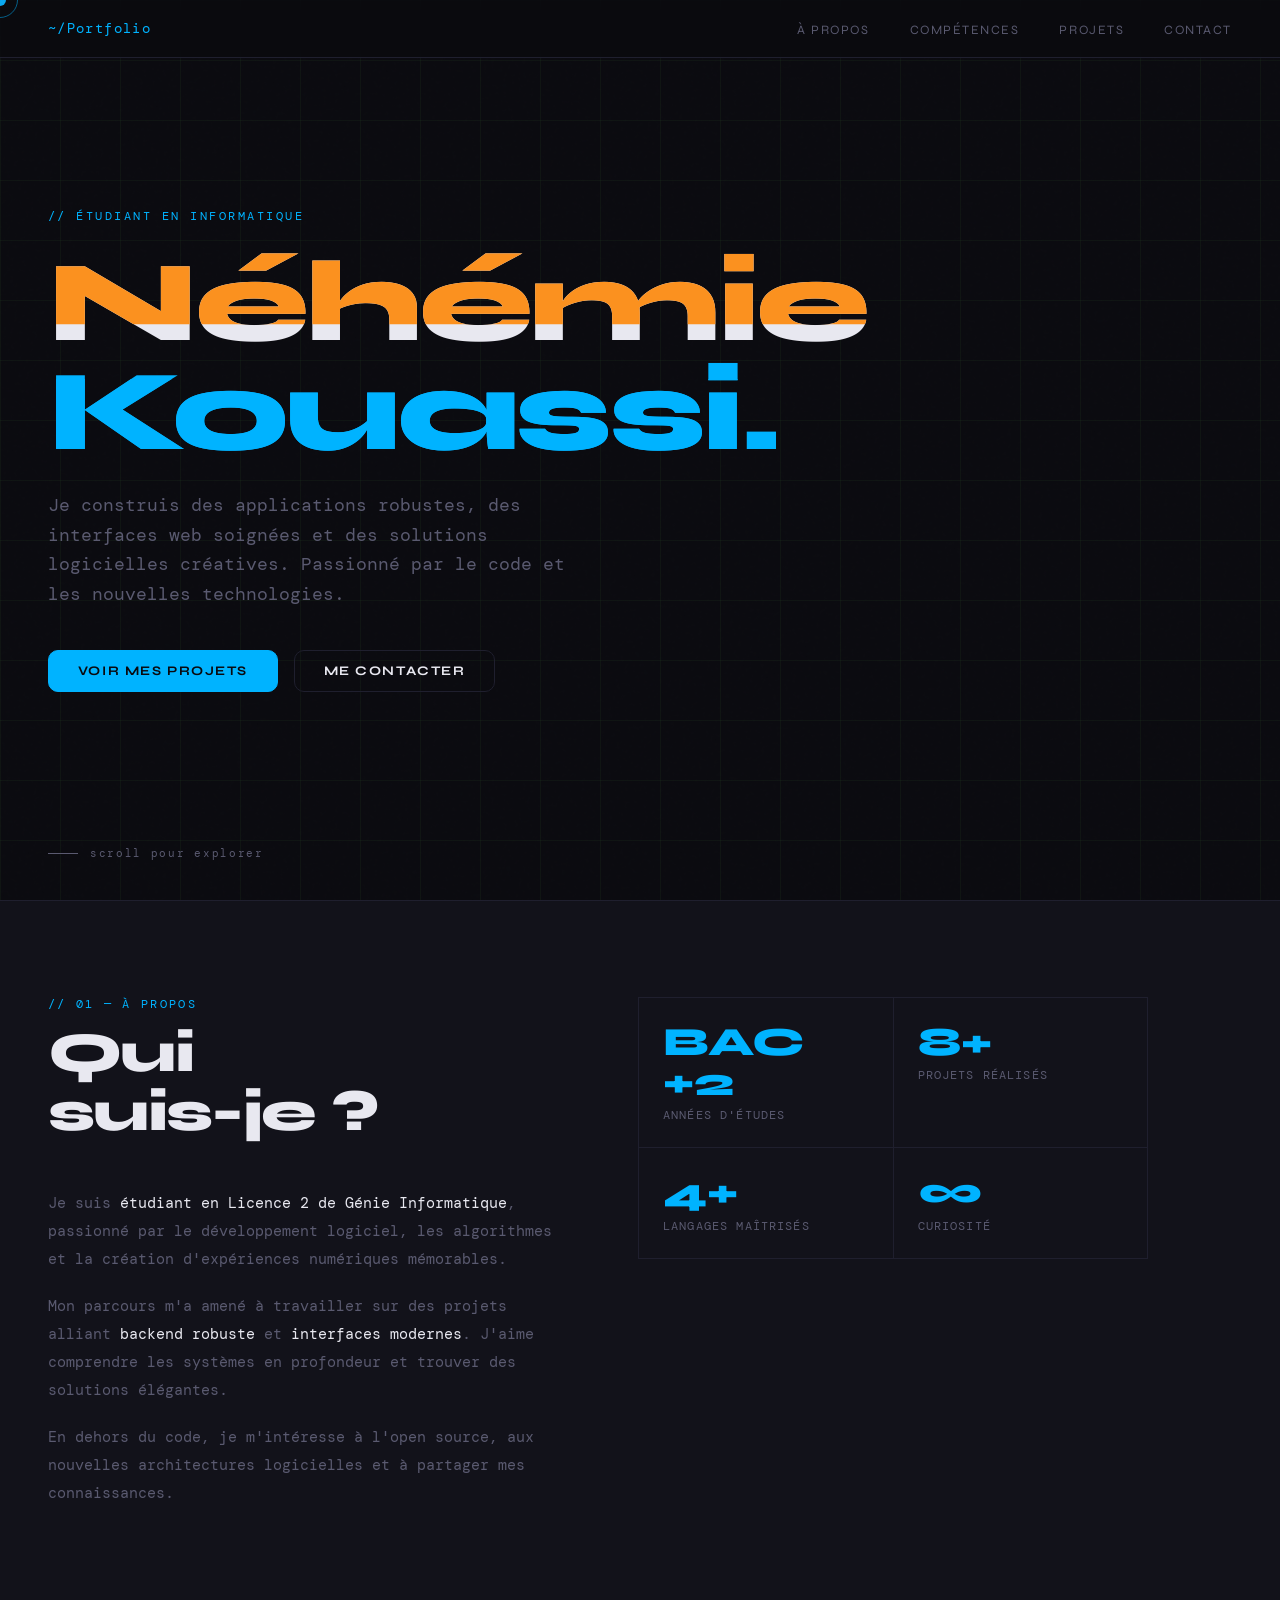
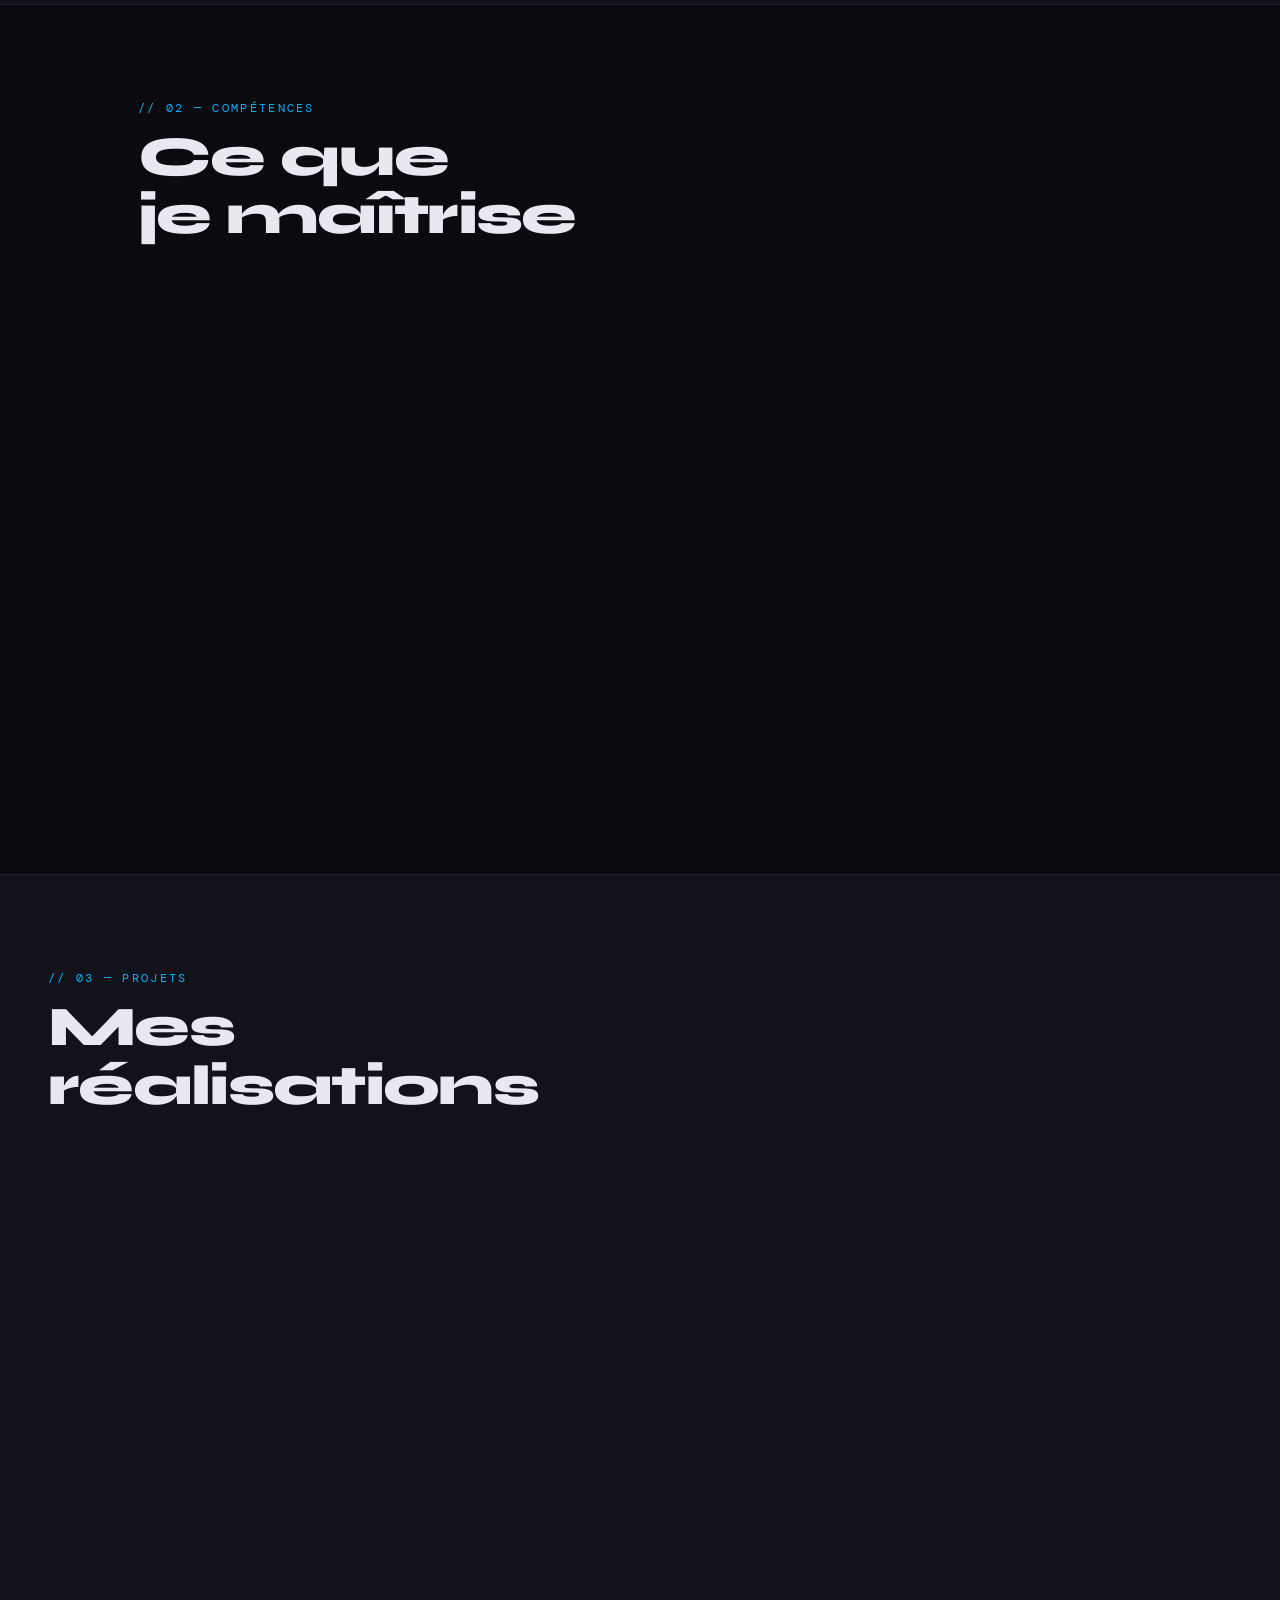
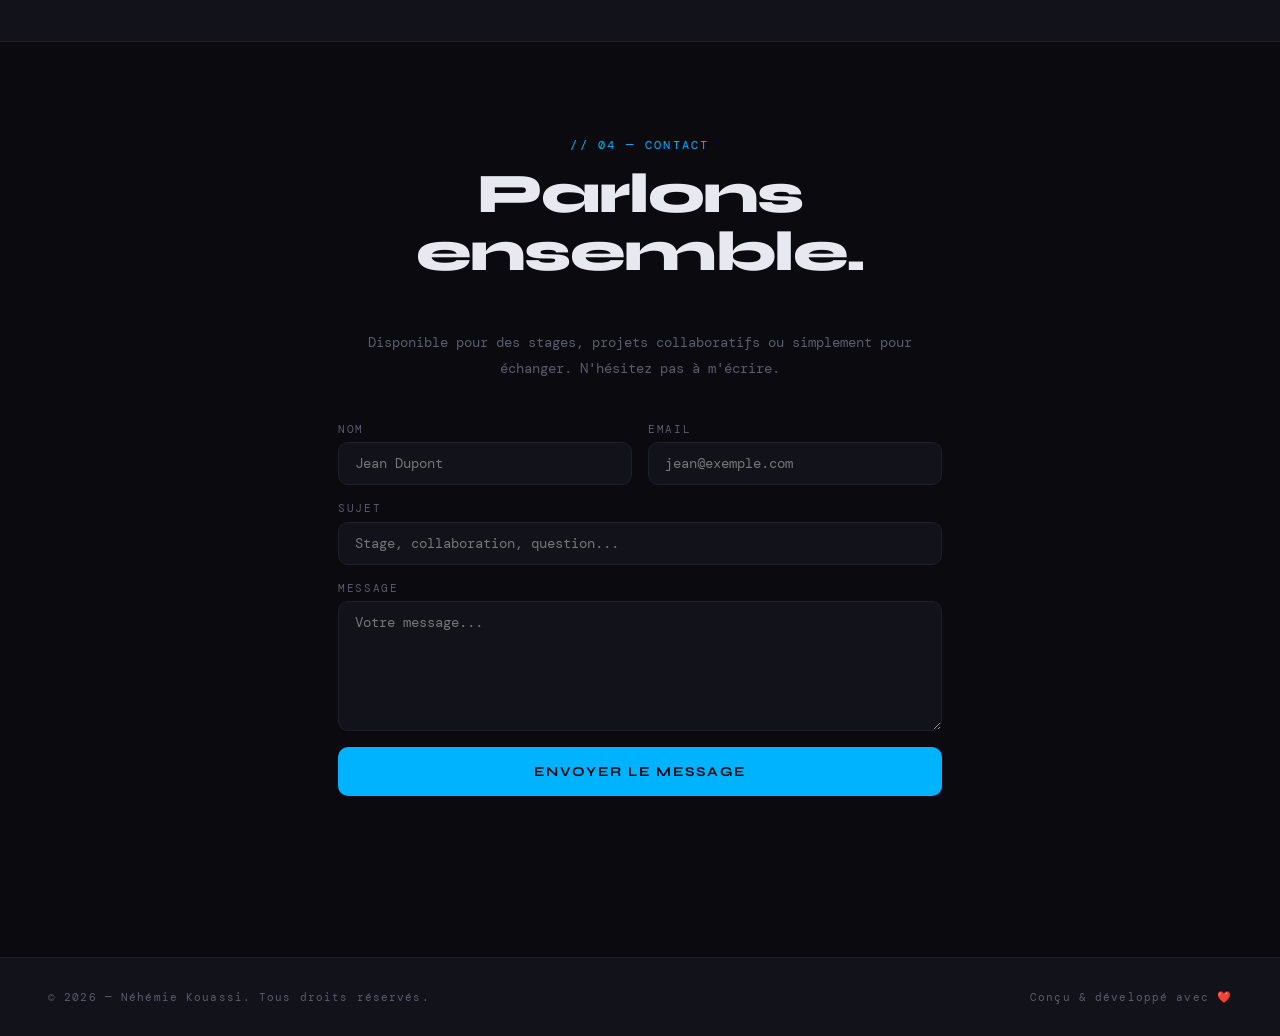
<file: Nehemie.html>
<!DOCTYPE html>
<html lang="fr">
    <head>
        <meta charset="UTF-8" />
        <meta name="viewport" content="width=device-width, initial-scale=1.0"/>
        <title>Portfolio — Néhémie Kouassi</title>
        <link href="https://fonts.googleapis.com/css2?family=Syne:wght@400;600;700;800&family=DM+Mono:ital,wght@0,300;0,400;1,300&display=swap" rel="stylesheet"/>
        <link rel="stylesheet" href="portfolio.css"/>
    </head>
    <body>
        <!-- Custom cursor -->
        <div id="cursor"></div>
        <div id="cursor-ring"></div>

        <!-- Navigation -->
        <nav>
            <div class="nav-logo">~/Portfolio</div>
            <ul class="nav-links">
                <li><a href="#about">À propos</a></li>
                <li><a href="#skills">Compétences</a></li>
                <li><a href="#projects">Projets</a></li>
                <li><a href="#contact">Contact</a></li>
            </ul>
        </nav>
        
        <!-- Hero -->
        <section id="hero">
            <div class="hero-grid"></div>
            <div class="hero-noise"></div>
            <div class="hero-content">
                <p class="hero-tag">// étudiant en informatique</p>
                <h1 class="hero-name glitch" data-text="Néhémie Kouassi">Néhémie <span>Kouassi.</span></h1>
                <p class="hero-sub">
                    Je construis des applications robustes, des interfaces web soignées et des solutions
                    logicielles créatives. Passionné par le code et les nouvelles technologies.
                </p>
                <div class="hero-cta">
                    <a href="#projects" class="btn btn-primary">Voir mes projets</a>
                    <a href="#contact" class="btn btn-outline">Me contacter</a>
                </div>
            </div>
            <div class="hero-scroll">scroll pour explorer</div>
        </section>

        <!-- About -->
        <section id="about">
            <div class="about-grid">
                <div>
                    <p class="section-label">// 01 — à propos</p>
                    <h2 class="section-title">Qui<br/>suis-je ?</h2>
                    <div class="about-text">
                        <p>
                            Je suis <strong>étudiant en Licence 2 de Génie Informatique</strong>, passionné par le développement logiciel,
                            les algorithmes et la création d'expériences numériques mémorables.
                        </p>
                        <p>
                            Mon parcours m'a amené à travailler sur des projets alliant <strong>backend robuste</strong>
                            et <strong>interfaces modernes</strong>. J'aime comprendre les systèmes en profondeur et trouver
                            des solutions élégantes.
                        </p>
                        <p>
                            En dehors du code, je m'intéresse à l'open source, aux nouvelles architectures logicielles
                            et à partager mes connaissances.
                        </p>
                    </div>
                </div>
                
                <div class="about-stats">
                    <div class="stat">
                        <div class="stat-num">BAC +2</div>
                        <div class="stat-label">Années d'études</div>
                    </div>
                    <div class="stat">
                        <div class="stat-num">8+</div>
                        <div class="stat-label">Projets réalisés</div>
                    </div>
                    <div class="stat">
                        <div class="stat-num">4+</div>
                        <div class="stat-label">Langages maîtrisés</div>
                    </div>
                    <div class="stat">
                        <div class="stat-num">∞</div>
                        <div class="stat-label">Curiosité</div>
                    </div>
                </div>
            </div>
        </section>

        <!-- Skills -->
        <section id="skills">
            <p class="section-label">// 02 — compétences</p>
            <h2 class="section-title">Ce que<br/>je maîtrise</h2>
            <div class="skills-categories">
                <div class="skill-card reveal">
                    <div class="skill-card-icon">⚙️</div>
                    <div class="skill-card-title">Langages</div>
                    <div class="skill-tags">
                        <span class="tag">Java</span>
                        <span class="tag">Python</span>
                        <span class="tag">JavaScript</span>
                        <span class="tag">PHP</span>
                        <span class="tag">C / C++</span>
                        <span class="tag">SQL</span>
                        <span class="tag">HTML / CSS</span>
                    </div>
                </div>

                <div class="skill-card reveal">
                    <div class="skill-card-icon">🧰</div>
                    <div class="skill-card-title">Frameworks & Outils</div>
                    <div class="skill-tags">
                        <span class="tag">Java EE</span>
                        <span class="tag">Laravel</span>
                        <span class="tag">Django</span>
                        <span class="tag">Node.js</span>
                        <span class="tag">React</span>
                        <span class="tag">Maven</span>
                        <span class="tag">Git</span>
                    </div>
                </div>

                <div class="skill-card reveal">
                    <div class="skill-card-icon">🗄️</div>
                    <div class="skill-card-title">Bases de données</div>
                    <div class="skill-tags">
                        <span class="tag">MySQL</span>
                        <span class="tag">PostgreSQL</span>
                        <span class="tag">MongoDB</span>
                        <span class="tag">JPA / Hibernate</span>
                    </div>
                </div>

                <div class="skill-card reveal">
                    <div class="skill-card-icon">🖥️</div>
                    <div class="skill-card-title">Environnement</div>
                    <div class="skill-tags">
                        <span class="tag">Linux</span>
                        <span class="tag">Windows</span>
                        <span class="tag">IntelliJ</span>
                        <span class="tag">Eclipse</span>
                        <span class="tag">VS Code</span>
                        <span class="tag">Tomcat</span>
                        <span class="tag">WildFly</span>
                    </div>
                </div>

                <div class="skill-card reveal">
                    <div class="skill-card-icon">🌐</div>
                    <div class="skill-card-title">Réseaux</div>
                    <div class="skill-tags">
                        <span class="tag">TCP / IP</span>
                        <span class="tag">HTTP / HTTPS</span>
                        <span class="tag">DNS</span>
                        <span class="tag">SSH</span>
                        <span class="tag">Modèle OSI</span>
                        <span class="tag">Wireshark</span>
                        <span class="tag">Packet Tracer</span>
                        <span class="tag">Firewall</span>
                    </div>
                </div>
            </div>
        </section>

        <!-- Projects -->
        <section id="projects">
            <p class="section-label">// 03 — projets</p>
            <h2 class="section-title">Mes<br/>réalisations</h2>
            <div class="projects-grid">
                <div class="project-card reveal">
                    <div class="project-corner"></div>
                    <div class="project-num">PROJECT — 001</div>
                    <h3 class="project-title">Générateur de Codes-barres</h3>
                    <p class="project-desc">
                        Application web Java EE permettant de générer des DataMatrix et autres 
                        codes-barres à partir d'un formulaire. Intégration de la librairie barcode4j.
                    </p>
                    <div class="project-tech">
                        <span>Java EE</span><span>Servlet</span><span>JSP</span><span>barcode4j</span><span>Tomcat</span>
                    </div>
                    <a href="#" class="project-link">Voir le projet →</a>
                </div>

                <div class="project-card reveal">
                    <div class="project-corner"></div>
                    <div class="project-num">PROJECT — 002</div>
                    <h3 class="project-title">Application de Gestion</h3>
                    <p class="project-desc">
                        Système de gestion avec authentification, CRUD complet et interface 
                        responsive. Architecture MVC avec persistance JPA.
                    </p>
                    <div class="project-tech">
                        <span>Java</span><span>JPA</span><span>MySQL</span><span>Maven</span><span>WildFly</span>
                    </div>
                    <a href="#" class="project-link">Voir le projet →</a>
                </div>

                <div class="project-card reveal">
                    <div class="project-corner"></div>
                    <div class="project-num">PROJECT — 003</div>
                    <h3 class="project-title">Portfolio Web</h3>
                    <p class="project-desc">
                        Ce portfolio interactif avec animations CSS, cursor personnalisé et scroll reveal. 
                        Développé en HTML/CSS/JS pur, sans dépendances.
                    </p>
                    <div class="project-tech">
                        <span>HTML</span><span>CSS</span><span>JavaScript</span>
                    </div>
                    <a href="#" class="project-link">Voir le projet →</a>
                </div>
            </div>
        </section>

        <!-- Contact -->
        <section id="contact">
            <p class="section-label" style="text-align:center">// 04 — contact</p>
            <h2 class="section-title" style="text-align:center">Parlons<br/>ensemble.</h2>
            <p class="contact-line">
                Disponible pour des stages, projets collaboratifs 
                ou simplement pour échanger. N'hésitez pas à m'écrire.
            </p>
            <form class="contact-form" onsubmit="handleSubmit(event)">
                <div class="form-row">
                    <div class="form-group">
                        <label class="form-label">Nom</label>
                        <input class="form-input" type="text" placeholder="Jean Dupont" required/>
                    </div>
                    <div class="form-group">
                        <label class="form-label">Email</label>
                        <input class="form-input" type="email" placeholder="jean@exemple.com" required/>
                    </div>
                </div>
                <div class="form-group">
                    <label class="form-label">Sujet</label>
                    <input class="form-input" type="text" placeholder="Stage, collaboration, question..."/>
                </div>
                <div class="form-group">
                    <label class="form-label">Message</label>
                    <textarea class="form-textarea" placeholder="Votre message..." required></textarea>
                </div>
                <button type="submit" class="form-submit" id="submit-btn">Envoyer le message</button>
            </form>
            <div class="contact-socials reveal">
                <a href="https://github.com/Novagenesys4" class="social-link">GitHub</a>
                <a href="#" class="social-link">LinkedIn</a>
                <a href="#" class="social-link">Twitter / X</a>
            </div>
        </section>

        <footer>
            <p>© 2026 — Néhémie Kouassi. Tous droits réservés.</p>
            <p>Conçu & développé avec ❤️</p>
        </footer>

        <script src="portfolio.js"></script>
    </body>
</html>
</file>
<file: portfolio.css>
*, *::before, *::after { box-sizing: border-box; margin: 0; padding: 0; }

:root {
  --bg: #0a0a0f;
  --surface: #12121a;
  --border: #1f1f2e;
  --accent: #00b3ff;
  --accent2: #fb911f;
  --text: #e8e8f0;
  --muted: #5a5a70;
  --font-display: 'Syne', sans-serif;
  --font-mono: 'DM Mono', monospace;
}

/* Light Mode */
[data-theme="light"] {
  --bg: #f8f9fc;
  --surface: #ffffff;
  --border: #d1d5e0;
  --accent: #00b3ff;
  --accent2: #f57c00;
  --text: #1a1a2e;
  --muted: #555577;
}

html { scroll-behavior: smooth; }

body {
  background: var(--bg);
  color: var(--text);
  font-family: var(--font-display);
  overflow-x: hidden;
  cursor: none;
}

/* === CURSOR === */
#cursor {
  position: fixed;
  width: 12px; height: 12px;
  background: var(--accent);
  border-radius: 50%;
  pointer-events: none;
  z-index: 9999;
  transform: translate(-50%,-50%);
  transition: transform 0.08s, width 0.2s, height 0.2s, background 0.2s;
  mix-blend-mode: difference;
}
#cursor-ring {
  position: fixed;
  width: 36px; height: 36px;
  border: 1.5px solid var(--accent);
  border-radius: 50%;
  pointer-events: none;
  z-index: 9998;
  transform: translate(-50%,-50%);
  transition: transform 0.18s ease, width 0.3s, height 0.3s, opacity 0.3s;
  opacity: 0.5;
}

/* === NAV === */
nav {
  position: fixed; top: 0; left: 0; right: 0; z-index: 100;
  display: flex; align-items: center; justify-content: space-between;
  padding: 1.2rem 3rem;
  background: rgba(10,10,15,0.7);
  backdrop-filter: blur(12px);
  border-bottom: 1px solid var(--border);
}
.nav-logo {
  font-family: var(--font-mono);
  font-size: 0.85rem;
  color: var(--accent);
  letter-spacing: 0.1em;
}
.nav-links { display: flex; gap: 2.5rem; list-style: none; }
.nav-links a {
  font-size: 0.8rem;
  letter-spacing: 0.12em;
  text-transform: uppercase;
  color: var(--muted);
  text-decoration: none;
  transition: color 0.2s;
  position: relative;
}
.nav-links a::after {
  content: '';
  position: absolute; bottom: -3px; left: 0;
  width: 0; height: 1px;
  background: var(--accent);
  transition: width 0.3s;
}
.nav-links a:hover { color: var(--text); }
.nav-links a:hover::after { width: 100%; }

/* === HERO === */
#hero {
  min-height: 100vh;
  display: flex; flex-direction: column;
  justify-content: center; padding: 0 3rem;
  position: relative; overflow: hidden;
}
.hero-grid {
  position: absolute; inset: 0;
  background-image:
    linear-gradient(rgba(127,255,110,0.04) 1px, transparent 1px),
    linear-gradient(90deg, rgba(127,255,110,0.04) 1px, transparent 1px);
  background-size: 60px 60px;
  animation: gridShift 20s linear infinite;
}
@keyframes gridShift {
  0% { transform: translateY(0); }
  100% { transform: translateY(60px); }
}
.hero-noise {
  position: absolute; inset: 0;
  background-image: url("data:image/svg+xml,%3Csvg viewBox='0 0 256 256' xmlns='http://www.w3.org/2000/svg'%3E%3Cfilter id='noise'%3E%3CfeTurbulence type='fractalNoise' baseFrequency='0.9' numOctaves='4' stitchTiles='stitch'/%3E%3C/filter%3E%3Crect width='100%25' height='100%25' filter='url(%23noise)' opacity='0.04'/%3E%3C/svg%3E");
  opacity: 0.3; pointer-events: none;
}
.hero-content { position: relative; z-index: 1; max-width: 900px; }
.hero-tag {
  font-family: var(--font-mono);
  font-size: 0.78rem;
  color: var(--accent);
  letter-spacing: 0.2em;
  text-transform: uppercase;
  margin-bottom: 1.5rem;
  opacity: 0;
  animation: fadeUp 0.6s 0.2s forwards;
}
.hero-name {
  font-size: clamp(3.5rem, 9vw, 8rem);
  font-weight: 800;
  line-height: 0.95;
  letter-spacing: -0.03em;
  margin-bottom: 1.5rem;
  opacity: 0;
  animation: fadeUp 0.7s 0.4s forwards;
}
.hero-name span { color: var(--accent); }
.hero-sub {
  font-family: var(--font-mono);
  font-size: clamp(0.9rem, 2vw, 1.1rem);
  color: var(--muted);
  max-width: 520px;
  line-height: 1.7;
  opacity: 0;
  animation: fadeUp 0.7s 0.6s forwards;
}
.hero-cta {
  margin-top: 2.5rem;
  display: flex; gap: 1rem; flex-wrap: wrap;
  opacity: 0;
  animation: fadeUp 0.7s 0.8s forwards;
}
.btn {
  padding: 0.75rem 1.8rem;
  font-family: var(--font-display);
  font-size: 0.82rem;
  font-weight: 700;
  letter-spacing: 0.12em;
  text-transform: uppercase;
  text-decoration: none;
  border-radius: 10px;
  transition: all 0.25s;
  cursor: none;
}
.btn-primary {
  background: var(--accent);
  color: var(--bg);
  border: 1.5px solid var(--accent);
}
.btn-primary:hover { background: transparent; color: var(--accent); }
.btn-outline {
  background: transparent;
  color: var(--text);
  border: 1.5px solid var(--border);
}
.btn-outline:hover { border-color: var(--accent2); color: var(--accent2); }

.hero-scroll {
  position: absolute; bottom: 2.5rem; left: 3rem;
  font-family: var(--font-mono);
  font-size: 0.7rem;
  color: var(--muted);
  letter-spacing: 0.15em;
  display: flex; align-items: center; gap: 0.75rem;
  opacity: 0;
  animation: fadeUp 0.7s 1.2s forwards;
}
.hero-scroll::before {
  content: '';
  width: 30px; height: 1px;
  background: var(--muted);
  animation: lineGrow 1s 1.5s both;
}
@keyframes lineGrow { from { width: 0; } to { width: 30px; } }

/* === SECTIONS === */
section { padding: 6rem 3rem; }
.section-label {
  font-family: var(--font-mono);
  font-size: 0.72rem;
  color: var(--accent);
  letter-spacing: 0.2em;
  text-transform: uppercase;
  margin-bottom: 0.75rem;
}
.section-title {
  font-size: clamp(2rem, 5vw, 3.5rem);
  font-weight: 800;
  letter-spacing: -0.03em;
  line-height: 1.05;
  margin-bottom: 3rem;
}

/* === ABOUT === */
#about { background: var(--surface); border-top: 1px solid var(--border); border-bottom: 1px solid var(--border); }
.about-grid {
  display: grid;
  grid-template-columns: 1fr 1fr;
  gap: 5rem;
  align-items: start;
  max-width: 1100px;
}
.about-text {
  font-family: var(--font-mono);
  font-size: 0.92rem;
  line-height: 1.9;
  color: var(--muted);
}
.about-text strong { color: var(--text); font-weight: 400; }
.about-text p + p { margin-top: 1.2rem; }
.about-stats {
  display: grid;
  grid-template-columns: 1fr 1fr;
  gap: 1px;
  background: var(--border);
  border: 1px solid var(--border);
}
.stat {
  background: var(--surface);
  padding: 1.5rem;
  transition: background 0.2s;
}
.stat:hover { background: var(--bg); }
.stat-num {
  font-size: 2.5rem;
  font-weight: 800;
  color: var(--accent);
  line-height: 1;
  margin-bottom: 0.4rem;
}
.stat-label {
  font-family: var(--font-mono);
  font-size: 0.72rem;
  color: var(--muted);
  letter-spacing: 0.1em;
  text-transform: uppercase;
}

/* === SKILLS === */
#skills { max-width: 1100px; margin: 0 auto; }
.skills-categories {
  display: grid;
  grid-template-columns: repeat(auto-fit, minmax(260px, 1fr));
  gap: 1.5rem;
}
.skill-card {
  border: 1px solid var(--border);
  border-radius: 10px;
  padding: 1.8rem;
  position: relative;
  overflow: hidden;
  transition: border-color 0.3s, transform 0.3s;
  background: var(--surface);
}
.skill-card::before {
  content: '';
  position: absolute; inset: 0;
  background: linear-gradient(135deg, var(--accent) 0%, transparent 60%);
  opacity: 0;
  transition: opacity 0.3s;
}
.skill-card:hover { border-color: var(--accent); transform: translateY(-4px); }
.skill-card:hover::before { opacity: 0.04; }
.skill-card-icon {
  font-size: 1.5rem; margin-bottom: 1rem;
}
.skill-card-title {
  font-size: 0.72rem;
  font-weight: 700;
  letter-spacing: 0.15em;
  text-transform: uppercase;
  color: var(--accent);
  margin-bottom: 1rem;
}
.skill-tags { display: flex; flex-wrap: wrap; gap: 0.5rem; }
.tag {
  font-family: var(--font-mono);
  font-size: 0.72rem;
  padding: 0.3rem 0.7rem;
  border: 1px solid var(--border);
  color: var(--muted);
  border-radius: 2px;
  transition: all 0.2s;
}
.tag:hover { border-color: var(--accent2); color: var(--accent2); }

/* === PROJECTS === */
#projects { background: var(--surface); border-top: 1px solid var(--border); border-bottom: 1px solid var(--border); }
.projects-grid {
  display: grid;
  grid-template-columns: repeat(auto-fit, minmax(320px, 1fr));
  gap: 1.5rem;
  max-width: 1100px;
}
.project-card {
  border: 1px solid var(--border);
  border-radius: 10px;
  background: var(--bg);
  padding: 2rem;
  position: relative;
  overflow: hidden;
  transition: border-color 0.3s, transform 0.3s;
  cursor: none;
}
.project-card:hover { border-color: var(--accent2); transform: translateY(-6px); }
.project-num {
  font-family: var(--font-mono);
  font-size: 0.65rem;
  color: var(--muted);
  letter-spacing: 0.2em;
  margin-bottom: 1rem;
}
.project-title {
  font-size: 1.25rem;
  font-weight: 700;
  margin-bottom: 0.75rem;
  line-height: 1.2;
}
.project-desc {
  font-family: var(--font-mono);
  font-size: 0.8rem;
  color: var(--muted);
  line-height: 1.7;
  margin-bottom: 1.5rem;
}
.project-tech { display: flex; flex-wrap: wrap; gap: 0.4rem; margin-bottom: 1.5rem; }
.project-tech span {
  font-family: var(--font-mono);
  font-size: 0.68rem;
  padding: 0.25rem 0.6rem;
  background: rgba(61,224,255,0.07);
  color: var(--accent2);
  border: 1px solid rgba(61,224,255,0.15);
  border-radius: 2px;
}
.project-link {
  font-family: var(--font-mono);
  font-size: 0.72rem;
  color: var(--accent);
  text-decoration: none;
  letter-spacing: 0.1em;
  text-transform: uppercase;
  display: flex; align-items: center; gap: 0.5rem;
  transition: gap 0.2s;
}
.project-link:hover { gap: 0.8rem; }
.project-corner {
  position: absolute; top: 0; right: 0;
  width: 0; height: 0;
  border-top: 40px solid var(--border);
  border-left: 40px solid transparent;
  transition: border-top-color 0.3s;
}
.project-card:hover .project-corner { border-top-color: var(--accent2); }

/* === CONTACT === */
#contact { max-width: 700px; margin: 0 auto; text-align: center; }
.contact-line {
  font-family: var(--font-mono);
  font-size: 0.9rem;
  color: var(--muted);
  line-height: 1.8;
  margin-bottom: 2.5rem;
}
.contact-form {
  display: grid; gap: 1rem; text-align: left; margin-bottom: 2rem;
}
.form-row { display: grid; grid-template-columns: 1fr 1fr; gap: 1rem; }
.form-group { display: flex; flex-direction: column; gap: 0.4rem; }
.form-label {
  font-family: var(--font-mono);
  font-size: 0.68rem;
  color: var(--muted);
  letter-spacing: 0.15em;
  text-transform: uppercase;
}
.form-input, .form-textarea {
  background: var(--surface);
  border: 1px solid var(--border);
  color: var(--text);
  font-family: var(--font-mono);
  font-size: 0.85rem;
  padding: 0.75rem 1rem;
  border-radius: 10px;
  outline: none;
  transition: border-color 0.2s;
  width: 100%;
}

.form-input:focus, .form-textarea:focus { border-color: var(--accent2); }
.form-textarea { resize: vertical; min-height: 130px; }
.form-submit {
  width: 100%;
  padding: 1rem;
  background: var(--accent);
  color: var(--bg);
  border: none;
  font-family: var(--font-display);
  font-weight: 700;
  font-size: 0.85rem;
  letter-spacing: 0.15em;
  text-transform: uppercase;
  cursor: none;
  transition: all 0.25s;
  border-radius: 10px;
}
.form-submit:hover { background: transparent; color: var(--accent); outline: 1.5px solid var(--accent); }
.contact-socials {
  display: flex; justify-content: center; gap: 1.5rem; flex-wrap: wrap;
  margin-top: 2rem;
}
.social-link {
  font-family: var(--font-mono);
  font-size: 0.72rem;
  color: var(--muted);
  text-decoration: none;
  letter-spacing: 0.12em;
  text-transform: uppercase;
  transition: color 0.2s;
  padding: 0.5rem 1rem;
  border: 1px solid var(--border);
  border-radius: 10px;
}
.social-link:hover { color: var(--accent2); border-color: var(--accent2); }

/* === FOOTER === */
footer {
  border-top: 1px solid var(--border);
  padding: 1.5rem 3rem;
  display: flex; justify-content: space-between; align-items: center;
}
footer p {
  font-family: var(--font-mono);
  font-size: 0.7rem;
  color: var(--muted);
  letter-spacing: 0.1em;
}

/* === ANIMATIONS === */
@keyframes fadeUp {
  from { opacity: 0; transform: translateY(20px); }
  to { opacity: 1; transform: translateY(0); }
}
.reveal {
  opacity: 0;
  transform: translateY(30px);
  transition: opacity 0.7s ease, transform 0.7s ease;
}
.reveal.visible {
  opacity: 1;
  transform: translateY(0);
}

/* === GLITCH text === */
.glitch {
  position: relative;
}
.glitch::before, .glitch::after {
  content: attr(data-text);
  position: absolute; left: 0; top: 0;
  clip-path: polygon(0 0, 100% 0, 100% 35%, 0 35%);
}
.glitch::before {
  color: var(--accent2);
  animation: glitch1 3.5s infinite;
}
.glitch::after {
  color: var(--accent);
  clip-path: polygon(0 60%, 100% 60%, 100% 100%, 0 100%);
  animation: glitch2 3.5s infinite;
}
@keyframes glitch1 {
  0%, 90%, 100% { transform: none; opacity: 1; }
  91% { transform: translateX(-3px); opacity: 0.8; }
  93% { transform: translateX(3px); opacity: 0.8; }
  95% { transform: translateX(-1px); opacity: 1; }
}
@keyframes glitch2 {
  0%, 88%, 100% { transform: none; opacity: 1; }
  89% { transform: translateX(3px); opacity: 0.8; }
  91% { transform: translateX(-3px); opacity: 0.8; }
  93% { transform: none; opacity: 1; }
}

/* === RESPONSIVE === */
@media (max-width: 768px) {
  nav { padding: 1rem 1.5rem; }
  .nav-links { display: none; }
  #hero, section { padding-left: 1.5rem; padding-right: 1.5rem; }
  .about-grid { grid-template-columns: 1fr; gap: 2.5rem; }
  .form-row { grid-template-columns: 1fr; }
  footer { flex-direction: column; gap: 0.5rem; text-align: center; }
}

/* ==================== HAMBURGER MENU ==================== */
.nav-actions {
    display: flex;
    align-items: center;
    gap: 1rem;
}

.hamburger {
    display: none;
    flex-direction: column;
    gap: 4px;
    background: none;
    border: none;
    cursor: none;
    padding: 8px;
}

.hamburger span {
    display: block;
    width: 22px;
    height: 2px;
    background: var(--text);
    transition: all 0.3s;
}

#hamburger.active span:nth-child(1) { transform: rotate(45deg) translate(5px, 5px); }
#hamburger.active span:nth-child(2) { opacity: 0; }
#hamburger.active span:nth-child(3) { transform: rotate(-45deg) translate(6px, -6px); }

/* Overlay mobile menu */
.mobile-menu {
    position: fixed;
    top: 0;
    left: 0;
    width: 100%;
    height: 100vh;
    background: var(--bg);
    z-index: 999;
    display: none;
    flex-direction: column;
    padding-top: 80px;
    align-items: center;
    gap: 2rem;
}

.mobile-menu a {
    font-size: 1.1rem;
    color: var(--text);
    text-decoration: none;
}

/* Theme toggle */
.theme-btn {
    background: none;
    border: 1px solid var(--border);
    width: 38px;
    height: 38px;
    border-radius: 50%;
    font-size: 1.1rem;
    cursor: none;
    display: flex;
    align-items: center;
    justify-content: center;
    transition: all 0.3s;
}

.theme-btn:hover {
    border-color: var(--accent);
}

/* Masquer l'un ou l'autre icône selon le thème */
[data-theme="light"] .moon { display: none; }
[data-theme="dark"] .sun { display: none; }

/* Responsive */
@media (max-width: 768px) {
    .nav-links {
        display: none;
    }
    .hamburger {
        display: flex;
    }
    .mobile-menu {
        display: flex;
    }
}

/* ==================== FOOTER ==================== */
footer {
    border-top: 1px solid var(--border);
    padding: 2rem 3rem;
    background: var(--surface);
}

.footer-content {
    max-width: 1100px;
    margin: 0 auto;
    display: flex;
    justify-content: space-between;
    align-items: center;
    flex-wrap: wrap;
    gap: 1.5rem;
    font-family: var(--font-mono);
    font-size: 0.72rem;
    color: var(--muted);
    letter-spacing: 0.08em;
}

.footer-made {
    opacity: 0.9;
}

.footer-views {
    display: flex;
    align-items: center;
    gap: 8px;
    white-space: nowrap;
}

.views-label {
    font-size: 0.7rem;
    opacity: 0.75;
}

.views-counter {
    height: 18px;
    vertical-align: middle;
    filter: brightness(1.05); /* léger boost pour mieux ressortir */
    transition: transform 0.2s;
}

.views-counter:hover {
    transform: scale(1.08);
}

/* Responsive */
@media (max-width: 768px) {
    .footer-content {
        flex-direction: column;
        text-align: center;
        gap: 1rem;
        padding: 1.5rem 1.5rem;
    }
    
    .footer-views {
        justify-content: center;
    }
}

head link.icone {
    width: 32px;
    height: 32px;
    border-radius: 50%;
}

/*Tout ce qui concerne le CV*/
.btn-cv {
        background: transparent;
        color: var(--accent);
        border: 1.5px solid var(--accent);
        display: inline-flex; align-items: center; gap: 0.5rem;
      }
      .btn-cv:hover { background: var(--accent); color: var(--bg); }
      .btn-cv svg { width: 14px; height: 14px; transition: transform 0.25s; }
      .btn-cv:hover svg { transform: translateY(2px); }

      /* === CV DOWNLOAD CARD (about section) === */
      .cv-card {
        margin-top: 2rem;
        border: 1px solid var(--border);
        border-radius: 10px;
        background: var(--bg);
        padding: 1.2rem 1.5rem;
        display: flex; align-items: center; justify-content: space-between;
        gap: 1rem;
        transition: border-color 0.3s;
        text-decoration: none;
        cursor: none;
      }
      .cv-card:hover { border-color: var(--accent); }
      .cv-card-left { display: flex; align-items: center; gap: 1rem; }
      .cv-icon {
        width: 38px; height: 38px;
        border: 1px solid var(--border);
        border-radius: 10px;
        display: flex; align-items: center; justify-content: center;
        font-size: 1rem;
        flex-shrink: 0;
      }
      .cv-card-title {
        font-size: 0.82rem;
        font-weight: 700;
        letter-spacing: 0.05em;
        color: var(--text);
        margin-bottom: 0.2rem;
      }
      .cv-card-sub {
        font-family: var(--font-mono);
        font-size: 0.68rem;
        color: var(--muted);
      }
      .cv-dl-label {
        font-family: var(--font-mono);
        font-size: 0.68rem;
        color: var(--accent);
        letter-spacing: 0.15em;
        text-transform: uppercase;
        white-space: nowrap;
        display: flex; align-items: center; gap: 0.4rem;
        transition: gap 0.2s;
      }
      .cv-card:hover .cv-dl-label { gap: 0.7rem; }
</file>
